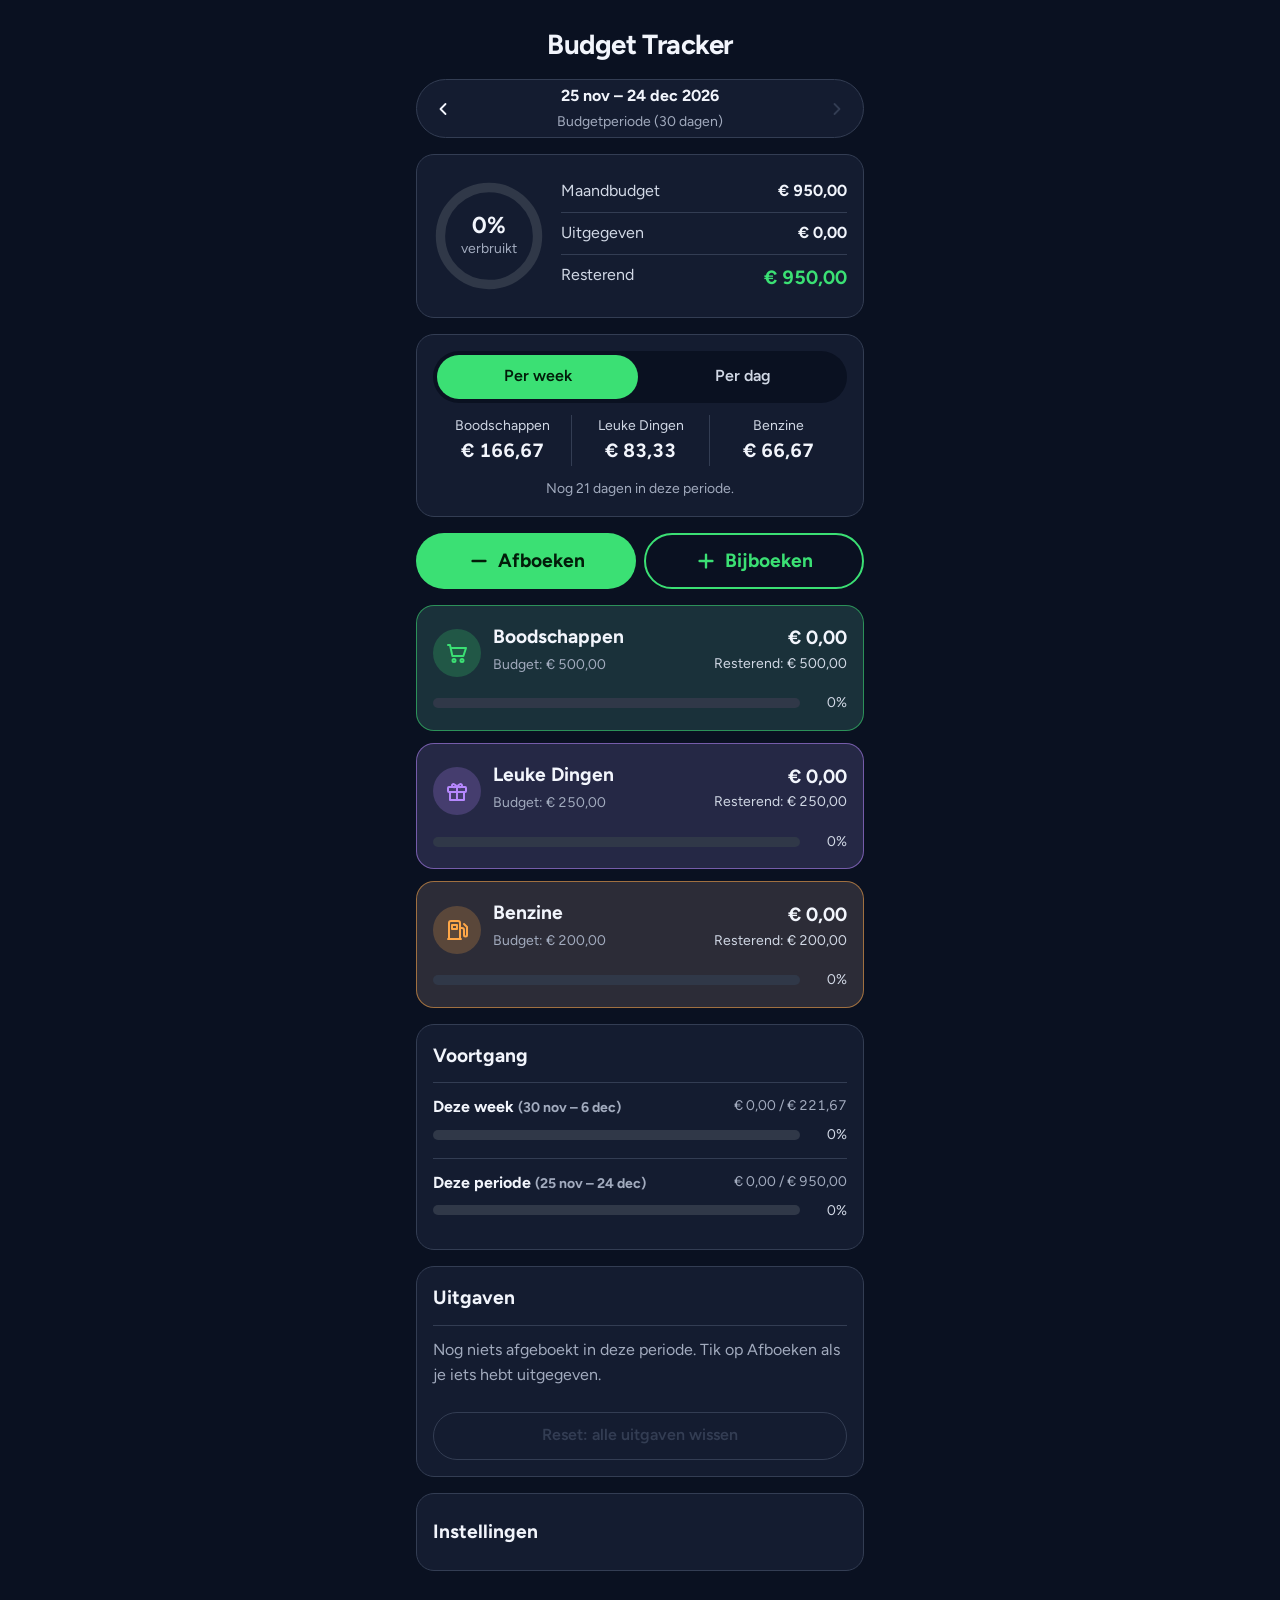
<file: index.html>
<!doctype html>
<html lang="nl">
<head>
<meta charset="utf-8">
<meta name="viewport" content="width=device-width, initial-scale=1, viewport-fit=cover">
<meta name="theme-color" content="#151a2b">
<title>Budget Tracker</title>
<link rel="apple-touch-icon" href="icons/apple-touch-icon.png">
<link rel="icon" type="image/png" sizes="32x32" href="icons/favicon-32.png">
<link rel="manifest" href="manifest.webmanifest">
<meta name="apple-mobile-web-app-capable" content="yes">
<meta name="mobile-web-app-capable" content="yes">
<meta name="apple-mobile-web-app-title" content="Budget">
<meta name="description" content="Eenvoudige budget tracker voor boodschappen, leuke dingen en benzine.">
<link rel="preconnect" href="https://fonts.googleapis.com">
<link rel="preconnect" href="https://fonts.gstatic.com" crossorigin>
<link href="https://fonts.googleapis.com/css2?family=Figtree:wght@400;600;700&display=swap" rel="stylesheet">
<style>
:root {
  --space-3xs: 2px; --space-2xs: 4px; --space-xs: 8px; --space-sm: 12px; --space-md: 16px; --space-lg: 24px; --space-xl: 40px; --space-2xl: 64px; --space-3xl: 96px; --space-4xl: 144px;
  --text-xs: 0.75rem; --text-sm: 0.875rem; --text-md: 1rem; --text-lg: 1.2rem; --text-xl: 1.44rem; --text-2xl: 1.728rem; --text-3xl: 2.074rem;
  --text-display-s: 1.44rem; --text-display: 1.728rem; --text-section: 1.2rem; --text-title: 1rem; --text-lead: 1rem;
  --ease-out: cubic-bezier(0.16, 1, 0.3, 1); --ease-in: cubic-bezier(0.7, 0, 0.84, 0); --ease-in-out: cubic-bezier(0.65, 0, 0.35, 1);
  --dur-micro: 120ms; --dur-short: 220ms; --dur-long: 420ms;
  --color-error: oklch(52% 0.19 27); --color-success: oklch(50% 0.12 150);
  --container: 1440px; --gutter: 64px; --gap-columns: 32px; --section-gap-s: 120px; --section-gap: 144px; --section-gap-l: 176px;
  --z-base: 1; --z-raised: 10; --z-dropdown: 100; --z-sticky: 200; --z-sticky-nav: 300; --z-modal: 400; --z-toast: 500; --z-tooltip: 600;
  --color-paper: oklch(18% 0.035 265); --color-paper-2: oklch(23% 0.04 265); --color-paper-3: oklch(30% 0.04 265);
  --color-ink: oklch(97% 0.01 265); --color-ink-2: oklch(88% 0.02 265); --color-muted: oklch(74% 0.03 265);
  --color-rule: oklch(36% 0.04 265); --color-track: oklch(34% 0.03 265);
  --color-cat-1: oklch(80% 0.2 150); --color-cat-2: oklch(72% 0.17 300); --color-cat-3: oklch(80% 0.15 65); --color-warn: oklch(72% 0.18 30);
  --color-accent: oklch(80% 0.2 150); --color-accent-ink: oklch(20% 0.05 150); --color-focus: oklch(90% 0.12 150);
  --font-display: "Figtree", ui-sans-serif, system-ui, sans-serif; --font-body: "Figtree", ui-sans-serif, system-ui, sans-serif; --font-outlier: var(--font-body);
  --radius-card: 18px; --radius-control: 12px; --radius-pill: 999px; --rule-hair: 1px; --shadow-card: none;
  --tracking-display: -0.02em;
}

*, *::before, *::after { box-sizing: border-box; }
html, body { overflow-x: clip; }
html { scrollbar-color: var(--color-muted) var(--color-paper); scroll-padding-top: var(--space-3xl); }
body { margin: 0; background: var(--color-paper); color: var(--color-ink); font-family: var(--font-body); font-size: var(--text-md); line-height: 1.55; -webkit-font-smoothing: antialiased; caret-color: var(--color-accent); }
::selection { background: color-mix(in oklab, var(--color-accent) 22%, transparent); color: var(--color-ink); }
:focus-visible { outline: 2px solid var(--color-focus); outline-offset: 2px; }
a { color: inherit; text-decoration-thickness: 1px; text-underline-offset: 0.16em; }
h1, h2, h3 { margin: 0; font-family: var(--font-display); font-synthesis: none; overflow-wrap: break-word; min-width: 0; text-wrap: balance; }
p { margin: 0; text-wrap: pretty; }
p:not([class]) { max-width: 65ch; }
img, video { max-width: 100%; height: auto; display: block; }
svg { display: block; }
[hidden] { display: none !important; }
button, input, select, textarea { font: inherit; }
.container { width: 100%; max-width: var(--container); margin-inline: auto; padding-inline: var(--gutter); box-sizing: border-box; }
.num, .figure, td.num { font-variant-numeric: tabular-nums; }
.visually-hidden { position: absolute; width: 1px; height: 1px; overflow: hidden; clip-path: inset(50%); white-space: nowrap; }
[data-slot] { position: relative; overflow: hidden; background: linear-gradient(160deg, var(--color-paper-2, var(--color-paper)), var(--color-paper-3, var(--color-paper))); }
[data-slot] > img { position: absolute; inset: 0; width: 100%; height: 100%; object-fit: cover; z-index: 1; }
[data-slot]:has(> img) > :not(img):not([data-keep]) { display: none !important; }
@media (max-width: 60rem) { :root { --gutter: 24px; --section-gap-s: 80px; --section-gap: 96px; --section-gap-l: 120px; } }
@media (max-width: 40rem) { :root { --gutter: 16px; --section-gap-s: 56px; --section-gap: 72px; --section-gap-l: 96px; --gap-columns: 16px; } }
@media (prefers-reduced-motion: reduce) { *:not(.keep-motion), *:not(.keep-motion)::before, *:not(.keep-motion)::after { animation-duration: 0.01ms !important; animation-iteration-count: 1 !important; transition-duration: 0.01ms !important; scroll-behavior: auto !important; } }

/* Hallmark · shape: app screen · genre: atmospheric · theme: custom (after the owner's reference image)
 * paper: oklch(18% 0.035 265) · accent: oklch(80% 0.2 150) · display: Figtree · body: Figtree
 * nav: none, one screen with a period switcher · signature: the three envelopes, each with its own bar · states: empty, full, over budget
 * axes: night/sans/green · posture: single column, phone first · contrast: pass · v2.0.0 */
/* Hallmark · pre-emit critique: P4 H4 E4 S4 R3 V4 · weakest: R, the reference fixes the look, so the craft goes into states and numbers */
/* Hallmark · waive F5 · .cat-icon · the round category coins are in the owner's reference image */
/* Hallmark · waive F7 · .bar-track, .period, .tabs · bars and switchers are pill-shaped in the owner's reference */

body {
  background: var(--color-paper);
  min-height: 100dvh;
}

.app {
  max-width: 30rem;
  margin-inline: auto;
  padding: var(--space-md) var(--space-md) var(--space-2xl);
  display: grid;
  gap: var(--space-md);
}

/* top */
.top { display: grid; gap: var(--space-sm); justify-items: center; padding-top: var(--space-xs); }
.top h1 { font-size: var(--text-2xl); font-weight: 700; letter-spacing: var(--tracking-display); }
.period {
  display: grid;
  grid-template-columns: 44px minmax(0, 1fr) 44px;
  align-items: center;
  width: 100%;
  background: var(--color-paper-2);
  border: 1px solid var(--color-rule);
  border-radius: var(--radius-pill);
  padding: var(--space-2xs);
  text-align: center;
}
.period strong { display: block; font-size: var(--text-md); }
.period span { font-size: var(--text-sm); color: var(--color-muted); }

.icon-btn {
  width: 44px; height: 44px;
  display: grid; place-items: center;
  border: 0; border-radius: var(--radius-pill);
  background: transparent; color: var(--color-ink);
  cursor: pointer;
  transition: background-color var(--dur-micro) var(--ease-out), opacity var(--dur-micro);
}
.icon-btn:hover { background: var(--color-paper-3); }
.icon-btn:active { transform: scale(0.94); }
.icon-btn:disabled { color: var(--color-rule); cursor: not-allowed; background: transparent; }
.icon-btn svg { width: 20px; height: 20px; }

/* panel */
.panel {
  background: var(--color-paper-2);
  color: var(--color-ink);
  border: 1px solid var(--color-rule);
  border-radius: var(--radius-card);
  padding: var(--space-md);
}

/* summary */
.summary { display: grid; grid-template-columns: 112px minmax(0, 1fr); gap: var(--space-md); align-items: center; }
.ring { position: relative; width: 112px; height: 112px; }
.ring svg { width: 100%; height: 100%; transform: rotate(-90deg); }
.ring circle { fill: none; stroke-width: 10; }
.ring .track { stroke: var(--color-track); }
.ring .fill { stroke: var(--color-accent); stroke-linecap: round; transition: stroke-dashoffset var(--dur-long) var(--ease-out); }
.ring.over .fill { stroke: var(--color-warn); }
.ring-label { position: absolute; inset: 0; display: grid; place-content: center; text-align: center; }
.ring-label strong { font-size: var(--text-xl); line-height: 1.1; }
.ring-label span { font-size: var(--text-sm); color: var(--color-muted); }

.totals { display: grid; margin: 0; }
.totals div { display: flex; justify-content: space-between; gap: var(--space-xs); padding-block: var(--space-xs); border-bottom: 1px solid var(--color-rule); }
.totals div:last-child { border-bottom: 0; }
.totals dt { color: var(--color-ink-2); }
.totals dd { margin: 0; font-weight: 700; }
.totals .left dd { color: var(--color-accent); font-size: var(--text-lg); }
.totals .left.over dd { color: var(--color-warn); }

/* envelopes, the signature */
.cats { display: grid; gap: var(--space-sm); list-style: none; margin: 0; padding: 0; }
.cat {
  --c: var(--color-cat-1);
  display: grid;
  grid-template-columns: 48px minmax(0, 1fr) auto;
  gap: var(--space-xs) var(--space-sm);
  align-items: center;
  background: color-mix(in oklab, var(--c) 12%, var(--color-paper-2));
  border: 1px solid color-mix(in oklab, var(--c) 55%, transparent);
  border-radius: var(--radius-card);
  padding: var(--space-md);
}
.cat[data-cat="leuk"] { --c: var(--color-cat-2); }
.cat[data-cat="benzine"] { --c: var(--color-cat-3); }
.cat-icon {
  width: 48px; height: 48px; border-radius: var(--radius-pill);
  display: grid; place-items: center;
  background: color-mix(in oklab, var(--c) 22%, transparent);
  color: var(--c);
  grid-row: span 2;
}
.cat-icon svg { width: 24px; height: 24px; }
.cat h2 { font-size: var(--text-lg); font-weight: 700; overflow-wrap: normal; white-space: nowrap; overflow: hidden; text-overflow: ellipsis; }
.cat .budget, .cat .rest { white-space: nowrap; }
@media (max-width: 24rem) { .cat { grid-template-columns: 40px minmax(0, 1fr) auto; padding: var(--space-sm); } .cat-icon { width: 40px; height: 40px; } .cat h2 { font-size: var(--text-md); } .cat .spent { font-size: var(--text-md); } .cat .rest, .cat .budget { font-size: var(--text-xs); } }
.cat .budget { font-size: var(--text-sm); color: var(--color-muted); }
.cat .spent { text-align: right; font-weight: 700; font-size: var(--text-lg); }
.cat .rest { text-align: right; font-size: var(--text-sm); color: var(--color-ink-2); }
.cat .rest.over { color: var(--color-warn); }
.bar { grid-column: 1 / -1; display: grid; grid-template-columns: minmax(0, 1fr) 3.5ch; gap: var(--space-sm); align-items: center; }
.bar-track { height: 10px; border-radius: var(--radius-pill); background: var(--color-track); overflow: hidden; }
.bar-fill { height: 100%; width: 100%; border-radius: inherit; background: var(--c); transform-origin: left; transform: scaleX(0); transition: transform var(--dur-long) var(--ease-out); }
.bar-fill.over { background: var(--color-warn); }
.bar .pct { font-size: var(--text-sm); color: var(--color-ink-2); text-align: right; }

/* per week / per dag */
.tabs { display: grid; grid-template-columns: 1fr 1fr; gap: var(--space-2xs); background: var(--color-paper); border-radius: var(--radius-pill); padding: var(--space-2xs); }
.tab {
  min-height: 44px; border: 0; border-radius: var(--radius-pill);
  background: transparent; color: var(--color-ink-2); font-weight: 600; cursor: pointer;
  transition: background-color var(--dur-micro) var(--ease-out), color var(--dur-micro);
}
.tab:hover { color: var(--color-ink); }
.tab[aria-selected="true"] { background: var(--color-accent); color: var(--color-accent-ink); }
.allow-note { font-size: var(--text-sm); color: var(--color-muted); margin-top: var(--space-sm); text-align: center; }
.allow { display: grid; grid-template-columns: repeat(3, minmax(0, 1fr)); margin: var(--space-sm) 0 0; padding: 0; list-style: none; }
.allow li { text-align: center; padding-inline: var(--space-2xs); border-left: 1px solid var(--color-rule); }
.allow li:first-child { border-left: 0; }
.allow span { display: block; font-size: var(--text-sm); color: var(--color-ink-2); }
.allow strong { font-size: var(--text-lg); }

/* afboeken */
.primary {
  width: 100%; min-height: 56px;
  display: inline-flex; align-items: center; justify-content: center; gap: var(--space-xs);
  border: 0; border-radius: var(--radius-pill);
  background: var(--color-accent); color: var(--color-accent-ink);
  font-size: var(--text-lg); font-weight: 700; cursor: pointer;
  transition: filter var(--dur-micro) var(--ease-out), transform var(--dur-micro) var(--ease-out);
}
.primary:hover { filter: brightness(1.08); }
.primary:active { transform: scale(0.98); }
.primary:disabled { background: var(--color-paper-3); color: var(--color-muted); cursor: not-allowed; }
.primary svg { width: 22px; height: 22px; }

.actions { display: grid; grid-template-columns: minmax(0, 1fr) minmax(0, 1fr); gap: var(--space-xs); }
.secondary {
  min-height: 56px;
  display: inline-flex; align-items: center; justify-content: center; gap: var(--space-xs);
  border: 2px solid var(--color-accent); border-radius: var(--radius-pill);
  background: transparent; color: var(--color-accent);
  font-size: var(--text-lg); font-weight: 700; cursor: pointer;
  transition: background-color var(--dur-micro) var(--ease-out), transform var(--dur-micro) var(--ease-out);
}
.secondary:hover { background: color-mix(in oklab, var(--color-accent) 12%, transparent); }
.secondary:active { transform: scale(0.98); }
.secondary svg { width: 22px; height: 22px; }
.book-hint { font-size: var(--text-sm); color: var(--color-muted); }
.item .amt.plus { color: var(--color-accent); }
.reset { width: 100%; margin-top: var(--space-sm); color: var(--color-warn); border-color: color-mix(in oklab, var(--color-warn) 45%, transparent); }
.reset:hover { background: color-mix(in oklab, var(--color-warn) 12%, transparent); }
.reset:disabled { color: var(--color-rule); border-color: var(--color-rule); background: transparent; cursor: not-allowed; }
.book { display: grid; gap: var(--space-sm); }
.book h2 { font-size: var(--text-lg); font-weight: 700; }
.field { display: grid; gap: var(--space-2xs); }
.field label, .field legend { font-size: var(--text-sm); color: var(--color-ink-2); padding: 0; }
fieldset.field { border: 0; margin: 0; padding: 0; }
.input {
  min-height: 48px; padding: 0 var(--space-sm);
  border-radius: var(--radius-control);
  border: 1px solid var(--color-rule);
  background: var(--color-paper); color: var(--color-ink);
  font-size: var(--text-lg);
  transition: border-color var(--dur-micro);
}
.input:hover { border-color: var(--color-muted); }
.input:focus-visible { outline: 2px solid var(--color-focus); outline-offset: 1px; border-color: var(--color-accent); }
.input[aria-invalid="true"] { border-color: var(--color-warn); }
.input::placeholder { color: var(--color-muted); }
.error { font-size: var(--text-sm); color: var(--color-warn); min-height: 1.2em; }
.choices { display: grid; grid-template-columns: repeat(3, minmax(0, 1fr)); gap: var(--space-xs); }
.choice { position: relative; }
.choice input { position: absolute; opacity: 0; inset: 0; margin: 0; cursor: pointer; }
.choice span {
  display: grid; place-items: center; min-height: 48px; padding: var(--space-2xs);
  border-radius: var(--radius-control); border: 1px solid var(--color-rule);
  background: var(--color-paper); font-size: var(--text-sm); font-weight: 600; text-align: center;
  transition: border-color var(--dur-micro), background-color var(--dur-micro);
}
.choice:hover span { border-color: var(--color-muted); }
.choice input:checked + span { border-color: var(--c); background: color-mix(in oklab, var(--c) 18%, var(--color-paper)); color: var(--color-ink); }
.choice input:focus-visible + span { outline: 2px solid var(--color-focus); outline-offset: 2px; }
.choice[data-cat="boodschappen"] { --c: var(--color-cat-1); }
.choice[data-cat="leuk"] { --c: var(--color-cat-2); }
.choice[data-cat="benzine"] { --c: var(--color-cat-3); }
.row { display: flex; gap: var(--space-xs); }
.ghost {
  min-height: 48px; padding: 0 var(--space-md);
  border-radius: var(--radius-pill); border: 1px solid var(--color-rule);
  background: transparent; color: var(--color-ink); font-weight: 600; cursor: pointer;
  transition: background-color var(--dur-micro), border-color var(--dur-micro);
}
.ghost:hover { background: var(--color-paper-3); }
.ghost:active { transform: scale(0.98); }
.row .primary { flex: 1; min-height: 48px; font-size: var(--text-md); }

/* voortgang */
.progress h2, .list h2 { font-size: var(--text-lg); font-weight: 700; margin-bottom: var(--space-sm); }
.prog { display: grid; gap: var(--space-2xs); padding-block: var(--space-sm); border-top: 1px solid var(--color-rule); }
.prog-head { display: flex; justify-content: space-between; gap: var(--space-xs); flex-wrap: wrap; }
.prog-head span { color: var(--color-muted); font-size: var(--text-sm); }
.prog .bar { --c: var(--color-accent); }
.prog.week .bar { --c: var(--color-cat-3); }

/* uitgaven */
.items { list-style: none; margin: 0; padding: 0; }
.item { display: grid; grid-template-columns: 10px minmax(0, 1fr) auto 44px; gap: var(--space-sm); align-items: center; padding-block: var(--space-xs); border-top: 1px solid var(--color-rule); }
.item .swatch { width: 10px; height: 10px; border-radius: var(--radius-pill); background: var(--c); }
.item[data-cat="boodschappen"] { --c: var(--color-cat-1); }
.item[data-cat="leuk"] { --c: var(--color-cat-2); }
.item[data-cat="benzine"] { --c: var(--color-cat-3); }
.item .what { min-width: 0; overflow-wrap: anywhere; }
.item .what span { display: block; font-size: var(--text-sm); color: var(--color-muted); }
.item .amt { font-weight: 700; }
.empty { color: var(--color-muted); padding-block: var(--space-sm); border-top: 1px solid var(--color-rule); }

/* instellingen */
details.settings summary { cursor: pointer; font-weight: 700; font-size: var(--text-lg); min-height: 44px; display: flex; align-items: center; }
details.settings summary:focus-visible { outline: 2px solid var(--color-focus); outline-offset: 2px; border-radius: var(--radius-control); }
.settings-grid { display: grid; gap: var(--space-sm); margin-top: var(--space-sm); }

.toast {
  position: fixed; left: 50%; bottom: var(--space-lg); z-index: var(--z-toast);
  translate: -50% 0;
  display: flex; gap: var(--space-sm); align-items: center;
  background: var(--color-paper-3); color: var(--color-ink);
  border: 1px solid var(--color-rule); border-radius: var(--radius-pill);
  padding: var(--space-xs) var(--space-xs) var(--space-xs) var(--space-md);
}
.toast button { min-height: 40px; border: 0; border-radius: var(--radius-pill); background: var(--color-ink); color: var(--color-paper); padding: 0 var(--space-md); font-weight: 700; cursor: pointer; }
.toast button:hover { background: var(--color-ink-2); }

</style>
</head>
<body>
<main class="app">

  <header class="top">
    <h1>Budget Tracker</h1>
    <div class="period">
      <button class="icon-btn" id="prev" type="button" aria-label="Vorige periode">
        <svg aria-hidden="true" viewBox="0 0 24 24" fill="none" stroke="currentColor" stroke-width="2.2" stroke-linecap="round" stroke-linejoin="round"><path d="M15 18l-6-6 6-6"/></svg>
      </button>
      <div>
        <strong id="periodLabel">Deze periode</strong>
        <span id="periodSub">Budgetperiode</span>
      </div>
      <button class="icon-btn" id="next" type="button" aria-label="Volgende periode">
        <svg aria-hidden="true" viewBox="0 0 24 24" fill="none" stroke="currentColor" stroke-width="2.2" stroke-linecap="round" stroke-linejoin="round"><path d="M9 18l6-6-6-6"/></svg>
      </button>
    </div>
  </header>

  <section class="panel summary" aria-label="Samenvatting">
    <div class="ring" id="ring">
      <svg viewBox="0 0 120 120" aria-hidden="true">
        <circle class="track" cx="60" cy="60" r="52"/>
        <circle class="fill" id="ringFill" cx="60" cy="60" r="52" stroke-dasharray="326.73" stroke-dashoffset="326.73"/>
      </svg>
      <div class="ring-label"><strong class="num" id="ringPct">0%</strong><span>verbruikt</span></div>
    </div>
    <dl class="totals">
      <div><dt>Maandbudget</dt><dd class="num" id="tBudget">€ 950,00</dd></div>
      <div><dt>Uitgegeven</dt><dd class="num" id="tSpent">€ 0,00</dd></div>
      <div class="left" id="tLeftRow"><dt>Resterend</dt><dd class="num" id="tLeft">€ 950,00</dd></div>
    </dl>
  </section>

  <section class="panel" aria-label="Wat je nog kunt uitgeven">
    <div class="tabs" role="tablist">
      <button class="tab" role="tab" id="tabWeek" aria-selected="true" type="button">Per week</button>
      <button class="tab" role="tab" id="tabDay" aria-selected="false" type="button">Per dag</button>
    </div>
    <ul class="allow" id="allow"></ul>
    <p class="allow-note" id="allowNote">Wat je nog kunt uitgeven tot het eind van de periode.</p>
  </section>

  <div class="actions" id="actions">
    <button class="primary" id="openBook" type="button" aria-expanded="false" aria-controls="book">
      <svg aria-hidden="true" viewBox="0 0 24 24" fill="none" stroke="currentColor" stroke-width="2.6" stroke-linecap="round"><path d="M5 12h14"/></svg>
      Afboeken
    </button>
    <button class="secondary" id="openBij" type="button" aria-expanded="false" aria-controls="book">
      <svg aria-hidden="true" viewBox="0 0 24 24" fill="none" stroke="currentColor" stroke-width="2.6" stroke-linecap="round"><path d="M12 5v14M5 12h14"/></svg>
      Bijboeken
    </button>
  </div>

  <form class="panel book" id="book" hidden novalidate>
    <h2 id="bookTitle">Uitgave afboeken</h2>
    <p class="book-hint" id="bookHint" hidden>Geld terug of extra erbij: dit komt bij het resterende bedrag van de categorie.</p>
    <div class="field">
      <label for="amount">Bedrag (€)</label>
      <input class="input num" id="amount" inputmode="decimal" autocomplete="off" placeholder="0,00" aria-describedby="amountErr">
      <p class="error" id="amountErr" aria-live="polite"></p>
    </div>
    <fieldset class="field">
      <legend>Categorie</legend>
      <div class="choices" id="choices"></div>
    </fieldset>
    <div class="field">
      <label for="note">Omschrijving (mag leeg)</label>
      <input class="input" id="note" autocomplete="off" placeholder="bv. Albert Heijn">
    </div>
    <div class="field">
      <label for="date">Datum</label>
      <input class="input" id="date" type="date">
    </div>
    <div class="row">
      <button class="ghost" type="button" id="cancelBook">Annuleren</button>
      <button class="primary" type="submit">Opslaan</button>
    </div>
  </form>

  <ul class="cats" id="cats" aria-label="Categorieën"></ul>

  <section class="panel progress" aria-label="Voortgang">
    <h2>Voortgang</h2>
    <div class="prog week">
      <div class="prog-head"><strong>Deze week <span id="weekRange"></span></strong><span class="num" id="weekNums"></span></div>
      <div class="bar"><div class="bar-track"><div class="bar-fill" id="weekBar"></div></div><span class="pct num" id="weekPct">0%</span></div>
    </div>
    <div class="prog">
      <div class="prog-head"><strong>Deze periode <span id="monthRange"></span></strong><span class="num" id="monthNums"></span></div>
      <div class="bar"><div class="bar-track"><div class="bar-fill" id="monthBar"></div></div><span class="pct num" id="monthPct">0%</span></div>
    </div>
  </section>

  <section class="panel list" aria-label="Uitgaven">
    <h2>Uitgaven</h2>
    <ul class="items" id="items"></ul>
    <p class="empty" id="empty">Nog niets afgeboekt in deze periode. Tik op Afboeken als je iets hebt uitgegeven.</p>
    <button class="ghost reset" id="reset" type="button">Reset: alle uitgaven wissen</button>
  </section>

  <details class="panel settings">
    <summary>Instellingen</summary>
    <form class="settings-grid" id="settings">
      <div class="field"><label for="bBood">Budget boodschappen (€)</label><input class="input num" id="bBood" inputmode="decimal"></div>
      <div class="field"><label for="bLeuk">Budget leuke dingen (€)</label><input class="input num" id="bLeuk" inputmode="decimal"></div>
      <div class="field"><label for="bBenz">Budget benzine (€)</label><input class="input num" id="bBenz" inputmode="decimal"></div>
      <div class="field"><label for="startDay">Periode begint op dag</label><input class="input num" id="startDay" type="number" min="1" max="28"></div>
      <button class="primary" type="submit">Bewaren</button>
    </form>
  </details>

</main>

<div class="toast" id="toast" role="status" hidden><span id="toastText"></span><button type="button" id="undo">Ongedaan maken</button></div>

<script>
(() => {
  const KEY = 'budget-tracker-v1';
  const CATS = [
    { id: 'boodschappen', name: 'Boodschappen', icon: '<path d="M3 4h2l2.4 11h11L21 7H6.2"/><circle cx="9" cy="19.5" r="1.5"/><circle cx="17" cy="19.5" r="1.5"/>' },
    { id: 'leuk', name: 'Leuke Dingen', icon: '<rect x="3" y="8" width="18" height="5" rx="1"/><path d="M5 13v8h14v-8M12 8v13M12 8c-1.5-3-5-4-5-1.5S10 8 12 8zm0 0c1.5-3 5-4 5-1.5S14 8 12 8z"/>' },
    { id: 'benzine', name: 'Benzine', icon: '<path d="M4 21V5a2 2 0 0 1 2-2h7a2 2 0 0 1 2 2v16M3 21h13M7 7h5v4H7zM15 10h2a2 2 0 0 1 2 2v5a1.5 1.5 0 0 0 3 0V9l-3-3"/>' },
  ];

  const load = () => {
    try { const d = JSON.parse(localStorage.getItem(KEY)); if (d && d.budgets) return d; } catch (e) {}
    return { budgets: { boodschappen: 500, leuk: 250, benzine: 200 }, startDay: 25, items: [] };
  };
  let state = load();
  const save = () => { try { localStorage.setItem(KEY, JSON.stringify(state)); } catch (e) {} };

  const $ = (id) => document.getElementById(id);
  const eur = new Intl.NumberFormat('nl-NL', { style: 'currency', currency: 'EUR' });
  const money = (n) => eur.format(n).replace(/ /g, ' ');
  const dShort = new Intl.DateTimeFormat('nl-NL', { day: 'numeric', month: 'short' });
  const dLong = new Intl.DateTimeFormat('nl-NL', { day: 'numeric', month: 'short', year: 'numeric' });
  const iso = (d) => `${d.getFullYear()}-${String(d.getMonth() + 1).padStart(2, '0')}-${String(d.getDate()).padStart(2, '0')}`;
  const parseIso = (s) => { const [y, m, d] = s.split('-').map(Number); return new Date(y, m - 1, d); };
  const DAY = 86400000;
  const today = () => { const t = new Date(); return new Date(t.getFullYear(), t.getMonth(), t.getDate()); };

  let offset = 0; // 0 = huidige periode
  let mode = 'week';

  function periodOf(o) {
    const t = today(), sd = state.startDay;
    let start = new Date(t.getFullYear(), t.getMonth() - (t.getDate() < sd ? 1 : 0), sd);
    start = new Date(start.getFullYear(), start.getMonth() + o, sd);
    const end = new Date(start.getFullYear(), start.getMonth() + 1, sd - 1);
    const days = Math.round((end - start) / DAY) + 1;
    return { start, end, days };
  }
  const inRange = (s, a, b) => { const d = parseIso(s); return d >= a && d <= b; };
  const total = () => CATS.reduce((s, c) => s + (state.budgets[c.id] || 0), 0);
  const pct = (a, b) => (b > 0 ? Math.max(0, Math.round((a / b) * 100)) : 0);

  function bar(el, p) {
    el.style.transform = `scaleX(${Math.min(p, 100) / 100})`;
    el.classList.toggle('over', p > 100);
  }

  function render() {
    const P = periodOf(offset);
    const items = state.items.filter((i) => inRange(i.date, P.start, P.end));
    const spentBy = Object.fromEntries(CATS.map((c) => [c.id, 0]));
    items.forEach((i) => { spentBy[i.cat] = (spentBy[i.cat] || 0) + i.amount; });
    const budget = total();
    const spent = Object.values(spentBy).reduce((a, b) => a + b, 0);
    const left = budget - spent;
    const p = pct(spent, budget);

    $('periodLabel').textContent = `${dShort.format(P.start)} – ${dLong.format(P.end)}`;
    $('periodSub').textContent = offset === 0 ? `Budgetperiode (${P.days} dagen)` : offset < 0 ? 'Eerdere periode' : 'Volgende periode';
    $('next').disabled = offset >= 0;

    $('ringFill').style.strokeDashoffset = 326.73 * (1 - Math.min(p, 100) / 100);
    $('ring').classList.toggle('over', p > 100);
    $('ringPct').textContent = `${p}%`;
    $('tBudget').textContent = money(budget);
    $('tSpent').textContent = money(spent);
    $('tLeft').textContent = money(left);
    $('tLeftRow').classList.toggle('over', left < 0);

    $('cats').innerHTML = CATS.map((c) => {
      const b = state.budgets[c.id] || 0, s = spentBy[c.id], r = b - s, cp = pct(s, b);
      return `<li class="cat" data-cat="${c.id}">
        <span class="cat-icon"><svg viewBox="0 0 24 24" fill="none" stroke="currentColor" stroke-width="2" stroke-linecap="round" stroke-linejoin="round" aria-hidden="true">${c.icon}</svg></span>
        <div><h2>${c.name}</h2><span class="budget num">Budget: ${money(b)}</span></div>
        <div><div class="spent num">${money(s)}</div><div class="rest num${r < 0 ? ' over' : ''}">${r < 0 ? 'Te veel' : 'Resterend'}: ${money(Math.abs(r))}</div></div>
        <div class="bar"><div class="bar-track"><div class="bar-fill${cp > 100 ? ' over' : ''}" style="transform:scaleX(${Math.min(cp, 100) / 100})"></div></div><span class="pct num">${cp}%</span></div>
      </li>`;
    }).join('');

    // per week / per dag: wat er nog over is, verdeeld over de resterende dagen
    const t = today();
    const daysLeft = offset === 0 ? Math.max(1, Math.round((P.end - t) / DAY) + 1) : P.days;
    const factor = mode === 'week' ? Math.min(7, daysLeft) / daysLeft : 1 / daysLeft;
    $('allow').innerHTML = CATS.map((c) => {
      const r = Math.max(0, (state.budgets[c.id] || 0) - spentBy[c.id]);
      return `<li class="num"><span>${c.name}</span><strong>${money(r * factor)}</strong></li>`;
    }).join('');
    $('allowNote').textContent = offset === 0
      ? `Nog ${daysLeft} ${daysLeft === 1 ? 'dag' : 'dagen'} in deze periode.`
      : 'Verdeeld over de hele periode.';

    // voortgang
    const ref = offset === 0 ? t : P.start;
    const wStart = new Date(ref.getTime() - ((ref.getDay() + 6) % 7) * DAY);
    const wEnd = new Date(wStart.getTime() + 6 * DAY);
    const wSpent = state.items.filter((i) => inRange(i.date, wStart, wEnd)).reduce((a, i) => a + i.amount, 0);
    const wBudget = (budget / P.days) * 7;
    const wp = pct(wSpent, wBudget);
    $('weekRange').textContent = `(${dShort.format(wStart)} – ${dShort.format(wEnd)})`;
    $('weekNums').textContent = `${money(wSpent)} / ${money(wBudget)}`;
    $('weekPct').textContent = `${wp}%`; bar($('weekBar'), wp);
    $('monthRange').textContent = `(${dShort.format(P.start)} – ${dShort.format(P.end)})`;
    $('monthNums').textContent = `${money(spent)} / ${money(budget)}`;
    $('monthPct').textContent = `${p}%`; bar($('monthBar'), p);

    // lijst
    const sorted = [...items].sort((a, b) => b.date.localeCompare(a.date) || b.id - a.id);
    $('items').innerHTML = sorted.map((i) => {
      const c = CATS.find((x) => x.id === i.cat);
      const label = i.note ? escapeHtml(i.note) : c.name;
      return `<li class="item" data-cat="${i.cat}"><span class="swatch" aria-hidden="true"></span>
        <div class="what">${label}<span>${c.name}, ${dShort.format(parseIso(i.date))}</span></div>
        <span class="amt num${i.amount < 0 ? ' plus' : ''}">${i.amount < 0 ? '+ ' + money(-i.amount) : money(i.amount)}</span>
        <button class="icon-btn" type="button" data-del="${i.id}" aria-label="Verwijder ${label} ${money(Math.abs(i.amount))}">
          <svg viewBox="0 0 24 24" fill="none" stroke="currentColor" stroke-width="2" stroke-linecap="round" aria-hidden="true"><path d="M4 7h16M9 7V4h6v3M6 7l1 13h10l1-13"/></svg>
        </button></li>`;
    }).join('');
    $('empty').hidden = sorted.length > 0;
    $('reset').disabled = state.items.length === 0;
  }

  function escapeHtml(s) { return s.replace(/[&<>"']/g, (m) => ({ '&': '&amp;', '<': '&lt;', '>': '&gt;', '"': '&quot;', "'": '&#39;' }[m])); }
  const num = (s) => {
    let t = String(s).replace(/[\s€]/g, '');
    if (t.includes(',')) t = t.replace(/\./g, '').replace(',', '.');
    const n = parseFloat(t);
    return Number.isFinite(n) ? n : NaN;
  };

  // periode wisselen
  $('prev').addEventListener('click', () => { offset--; render(); });
  $('next').addEventListener('click', () => { if (offset < 0) { offset++; render(); } });

  // tabs
  const setMode = (m) => {
    mode = m;
    $('tabWeek').setAttribute('aria-selected', m === 'week');
    $('tabDay').setAttribute('aria-selected', m === 'dag');
    render();
  };
  $('tabWeek').addEventListener('click', () => setMode('week'));
  $('tabDay').addEventListener('click', () => setMode('dag'));

  // afboeken
  $('choices').innerHTML = CATS.map((c, i) => `<label class="choice" data-cat="${c.id}"><input type="radio" name="cat" value="${c.id}"${i === 0 ? ' checked' : ''}><span>${c.name}</span></label>`).join('');
  const book = $('book'), openBtn = $('openBook'), bijBtn = $('openBij');
  let bookMode = 'af';
  const showBook = (show, m) => {
    if (m) bookMode = m;
    book.hidden = !show; $('actions').hidden = show;
    openBtn.setAttribute('aria-expanded', show && bookMode === 'af');
    bijBtn.setAttribute('aria-expanded', show && bookMode === 'bij');
    if (show) {
      $('bookTitle').textContent = bookMode === 'bij' ? 'Bedrag bijboeken' : 'Uitgave afboeken';
      $('bookHint').hidden = bookMode !== 'bij';
      $('note').placeholder = bookMode === 'bij' ? 'bv. statiegeld terug' : 'bv. Albert Heijn';
      $('date').value = iso(today()); $('amount').focus();
    } else {
      book.reset(); $('amountErr').textContent = ''; $('amount').removeAttribute('aria-invalid');
      (bookMode === 'bij' ? bijBtn : openBtn).focus();
    }
  };
  openBtn.addEventListener('click', () => showBook(true, 'af'));
  bijBtn.addEventListener('click', () => showBook(true, 'bij'));
  $('cancelBook').addEventListener('click', () => showBook(false));
  book.addEventListener('submit', (e) => {
    e.preventDefault();
    const amount = Math.round(num($('amount').value) * 100) / 100;
    if (!(amount > 0)) {
      $('amountErr').textContent = 'Vul een bedrag in, bijvoorbeeld 12,50.';
      $('amount').setAttribute('aria-invalid', 'true'); $('amount').focus(); return;
    }
    const cat = book.querySelector('input[name="cat"]:checked').value;
    const bij = bookMode === 'bij';
    state.items.push({ id: Date.now(), amount: bij ? -amount : amount, cat, note: $('note').value.trim(), date: $('date').value || iso(today()) });
    save(); offset = 0; showBook(false); render();
    toast(`${money(amount)} ${bij ? 'bijgeboekt' : 'afgeboekt'}`, null);
  });

  // reset: alle uitgaven wissen, met ongedaan maken
  $('reset').addEventListener('click', () => {
    if (!state.items.length) return;
    const backup = state.items;
    state.items = []; save(); offset = 0; render();
    toast(`${backup.length} ${backup.length === 1 ? 'boeking' : 'boekingen'} gewist`, () => { state.items = backup; save(); render(); });
  });

  // verwijderen met ongedaan maken
  $('items').addEventListener('click', (e) => {
    const b = e.target.closest('[data-del]'); if (!b) return;
    const id = Number(b.dataset.del);
    const idx = state.items.findIndex((i) => i.id === id); if (idx < 0) return;
    const [removed] = state.items.splice(idx, 1);
    save(); render();
    toast(`${money(removed.amount)} verwijderd`, () => { state.items.push(removed); save(); render(); });
  });

  let toastTimer;
  function toast(text, undo) {
    $('toastText').textContent = text;
    $('undo').hidden = !undo;
    $('undo').onclick = () => { if (undo) undo(); $('toast').hidden = true; };
    $('toast').hidden = false;
    clearTimeout(toastTimer);
    toastTimer = setTimeout(() => { $('toast').hidden = true; }, 5000);
  }

  // instellingen
  const fillSettings = () => {
    $('bBood').value = state.budgets.boodschappen; $('bLeuk').value = state.budgets.leuk;
    $('bBenz').value = state.budgets.benzine; $('startDay').value = state.startDay;
  };
  fillSettings();
  $('settings').addEventListener('submit', (e) => {
    e.preventDefault();
    const v = (id, d) => { const n = num($(id).value); return n >= 0 ? n : d; };
    state.budgets = { boodschappen: v('bBood', 500), leuk: v('bLeuk', 250), benzine: v('bBenz', 200) };
    const sd = parseInt($('startDay').value, 10);
    state.startDay = sd >= 1 && sd <= 28 ? sd : state.startDay;
    save(); fillSettings(); offset = 0; render();
    toast('Instellingen bewaard', null);
  });

  render();
})();

</script>
</body>
</html>
</file>
<file: src/style.css>
/* Hallmark · shape: app screen · genre: atmospheric · theme: custom (after the owner's reference image)
 * paper: oklch(18% 0.035 265) · accent: oklch(80% 0.2 150) · display: Figtree · body: Figtree
 * nav: none, one screen with a period switcher · signature: the three envelopes, each with its own bar · states: empty, full, over budget
 * axes: night/sans/green · posture: single column, phone first · contrast: pass · v2.0.0 */
/* Hallmark · pre-emit critique: P4 H4 E4 S4 R3 V4 · weakest: R, the reference fixes the look, so the craft goes into states and numbers */
/* Hallmark · waive F5 · .cat-icon · the round category coins are in the owner's reference image */
/* Hallmark · waive F7 · .bar-track, .period, .tabs · bars and switchers are pill-shaped in the owner's reference */
@import url("./tokens.css");
@import url("./base.css");

body {
  background: var(--color-paper);
  min-height: 100dvh;
}

.app {
  max-width: 30rem;
  margin-inline: auto;
  padding: var(--space-md) var(--space-md) var(--space-2xl);
  display: grid;
  gap: var(--space-md);
}

/* top */
.top { display: grid; gap: var(--space-sm); justify-items: center; padding-top: var(--space-xs); }
.top h1 { font-size: var(--text-2xl); font-weight: 700; letter-spacing: var(--tracking-display); }
.period {
  display: grid;
  grid-template-columns: 44px minmax(0, 1fr) 44px;
  align-items: center;
  width: 100%;
  background: var(--color-paper-2);
  border: 1px solid var(--color-rule);
  border-radius: var(--radius-pill);
  padding: var(--space-2xs);
  text-align: center;
}
.period strong { display: block; font-size: var(--text-md); }
.period span { font-size: var(--text-sm); color: var(--color-muted); }

.icon-btn {
  width: 44px; height: 44px;
  display: grid; place-items: center;
  border: 0; border-radius: var(--radius-pill);
  background: transparent; color: var(--color-ink);
  cursor: pointer;
  transition: background-color var(--dur-micro) var(--ease-out), opacity var(--dur-micro);
}
.icon-btn:hover { background: var(--color-paper-3); }
.icon-btn:active { transform: scale(0.94); }
.icon-btn:disabled { color: var(--color-rule); cursor: not-allowed; background: transparent; }
.icon-btn svg { width: 20px; height: 20px; }

/* panel */
.panel {
  background: var(--color-paper-2);
  color: var(--color-ink);
  border: 1px solid var(--color-rule);
  border-radius: var(--radius-card);
  padding: var(--space-md);
}

/* summary */
.summary { display: grid; grid-template-columns: 112px minmax(0, 1fr); gap: var(--space-md); align-items: center; }
.ring { position: relative; width: 112px; height: 112px; }
.ring svg { width: 100%; height: 100%; transform: rotate(-90deg); }
.ring circle { fill: none; stroke-width: 10; }
.ring .track { stroke: var(--color-track); }
.ring .fill { stroke: var(--color-accent); stroke-linecap: round; transition: stroke-dashoffset var(--dur-long) var(--ease-out); }
.ring.over .fill { stroke: var(--color-warn); }
.ring-label { position: absolute; inset: 0; display: grid; place-content: center; text-align: center; }
.ring-label strong { font-size: var(--text-xl); line-height: 1.1; }
.ring-label span { font-size: var(--text-sm); color: var(--color-muted); }

.totals { display: grid; margin: 0; }
.totals div { display: flex; justify-content: space-between; gap: var(--space-xs); padding-block: var(--space-xs); border-bottom: 1px solid var(--color-rule); }
.totals div:last-child { border-bottom: 0; }
.totals dt { color: var(--color-ink-2); }
.totals dd { margin: 0; font-weight: 700; }
.totals .left dd { color: var(--color-accent); font-size: var(--text-lg); }
.totals .left.over dd { color: var(--color-warn); }

/* envelopes, the signature */
.cats { display: grid; gap: var(--space-sm); list-style: none; margin: 0; padding: 0; }
.cat {
  --c: var(--color-cat-1);
  display: grid;
  grid-template-columns: 48px minmax(0, 1fr) auto;
  gap: var(--space-xs) var(--space-sm);
  align-items: center;
  background: color-mix(in oklab, var(--c) 12%, var(--color-paper-2));
  border: 1px solid color-mix(in oklab, var(--c) 55%, transparent);
  border-radius: var(--radius-card);
  padding: var(--space-md);
}
.cat[data-cat="leuk"] { --c: var(--color-cat-2); }
.cat[data-cat="benzine"] { --c: var(--color-cat-3); }
.cat-icon {
  width: 48px; height: 48px; border-radius: var(--radius-pill);
  display: grid; place-items: center;
  background: color-mix(in oklab, var(--c) 22%, transparent);
  color: var(--c);
  grid-row: span 2;
}
.cat-icon svg { width: 24px; height: 24px; }
.cat h2 { font-size: var(--text-lg); font-weight: 700; overflow-wrap: normal; white-space: nowrap; overflow: hidden; text-overflow: ellipsis; }
.cat .budget, .cat .rest { white-space: nowrap; }
@media (max-width: 24rem) { .cat { grid-template-columns: 40px minmax(0, 1fr) auto; padding: var(--space-sm); } .cat-icon { width: 40px; height: 40px; } .cat h2 { font-size: var(--text-md); } .cat .spent { font-size: var(--text-md); } .cat .rest, .cat .budget { font-size: var(--text-xs); } }
.cat .budget { font-size: var(--text-sm); color: var(--color-muted); }
.cat .spent { text-align: right; font-weight: 700; font-size: var(--text-lg); }
.cat .rest { text-align: right; font-size: var(--text-sm); color: var(--color-ink-2); }
.cat .rest.over { color: var(--color-warn); }
.bar { grid-column: 1 / -1; display: grid; grid-template-columns: minmax(0, 1fr) 3.5ch; gap: var(--space-sm); align-items: center; }
.bar-track { height: 10px; border-radius: var(--radius-pill); background: var(--color-track); overflow: hidden; }
.bar-fill { height: 100%; width: 100%; border-radius: inherit; background: var(--c); transform-origin: left; transform: scaleX(0); transition: transform var(--dur-long) var(--ease-out); }
.bar-fill.over { background: var(--color-warn); }
.bar .pct { font-size: var(--text-sm); color: var(--color-ink-2); text-align: right; }

/* per week / per dag */
.tabs { display: grid; grid-template-columns: 1fr 1fr; gap: var(--space-2xs); background: var(--color-paper); border-radius: var(--radius-pill); padding: var(--space-2xs); }
.tab {
  min-height: 44px; border: 0; border-radius: var(--radius-pill);
  background: transparent; color: var(--color-ink-2); font-weight: 600; cursor: pointer;
  transition: background-color var(--dur-micro) var(--ease-out), color var(--dur-micro);
}
.tab:hover { color: var(--color-ink); }
.tab[aria-selected="true"] { background: var(--color-accent); color: var(--color-accent-ink); }
.allow-note { font-size: var(--text-sm); color: var(--color-muted); margin-top: var(--space-sm); text-align: center; }
.allow { display: grid; grid-template-columns: repeat(3, minmax(0, 1fr)); margin: var(--space-sm) 0 0; padding: 0; list-style: none; }
.allow li { text-align: center; padding-inline: var(--space-2xs); border-left: 1px solid var(--color-rule); }
.allow li:first-child { border-left: 0; }
.allow span { display: block; font-size: var(--text-sm); color: var(--color-ink-2); }
.allow strong { font-size: var(--text-lg); }

/* afboeken */
.primary {
  width: 100%; min-height: 56px;
  display: inline-flex; align-items: center; justify-content: center; gap: var(--space-xs);
  border: 0; border-radius: var(--radius-pill);
  background: var(--color-accent); color: var(--color-accent-ink);
  font-size: var(--text-lg); font-weight: 700; cursor: pointer;
  transition: filter var(--dur-micro) var(--ease-out), transform var(--dur-micro) var(--ease-out);
}
.primary:hover { filter: brightness(1.08); }
.primary:active { transform: scale(0.98); }
.primary:disabled { background: var(--color-paper-3); color: var(--color-muted); cursor: not-allowed; }
.primary svg { width: 22px; height: 22px; }

.actions { display: grid; grid-template-columns: minmax(0, 1fr) minmax(0, 1fr); gap: var(--space-xs); }
.secondary {
  min-height: 56px;
  display: inline-flex; align-items: center; justify-content: center; gap: var(--space-xs);
  border: 2px solid var(--color-accent); border-radius: var(--radius-pill);
  background: transparent; color: var(--color-accent);
  font-size: var(--text-lg); font-weight: 700; cursor: pointer;
  transition: background-color var(--dur-micro) var(--ease-out), transform var(--dur-micro) var(--ease-out);
}
.secondary:hover { background: color-mix(in oklab, var(--color-accent) 12%, transparent); }
.secondary:active { transform: scale(0.98); }
.secondary svg { width: 22px; height: 22px; }
.book-hint { font-size: var(--text-sm); color: var(--color-muted); }
.item .amt.plus { color: var(--color-accent); }
.reset { width: 100%; margin-top: var(--space-sm); color: var(--color-warn); border-color: color-mix(in oklab, var(--color-warn) 45%, transparent); }
.reset:hover { background: color-mix(in oklab, var(--color-warn) 12%, transparent); }
.reset:disabled { color: var(--color-rule); border-color: var(--color-rule); background: transparent; cursor: not-allowed; }
.book { display: grid; gap: var(--space-sm); }
.book h2 { font-size: var(--text-lg); font-weight: 700; }
.field { display: grid; gap: var(--space-2xs); }
.field label, .field legend { font-size: var(--text-sm); color: var(--color-ink-2); padding: 0; }
fieldset.field { border: 0; margin: 0; padding: 0; }
.input {
  min-height: 48px; padding: 0 var(--space-sm);
  border-radius: var(--radius-control);
  border: 1px solid var(--color-rule);
  background: var(--color-paper); color: var(--color-ink);
  font-size: var(--text-lg);
  transition: border-color var(--dur-micro);
}
.input:hover { border-color: var(--color-muted); }
.input:focus-visible { outline: 2px solid var(--color-focus); outline-offset: 1px; border-color: var(--color-accent); }
.input[aria-invalid="true"] { border-color: var(--color-warn); }
.input::placeholder { color: var(--color-muted); }
.error { font-size: var(--text-sm); color: var(--color-warn); min-height: 1.2em; }
.choices { display: grid; grid-template-columns: repeat(3, minmax(0, 1fr)); gap: var(--space-xs); }
.choice { position: relative; }
.choice input { position: absolute; opacity: 0; inset: 0; margin: 0; cursor: pointer; }
.choice span {
  display: grid; place-items: center; min-height: 48px; padding: var(--space-2xs);
  border-radius: var(--radius-control); border: 1px solid var(--color-rule);
  background: var(--color-paper); font-size: var(--text-sm); font-weight: 600; text-align: center;
  transition: border-color var(--dur-micro), background-color var(--dur-micro);
}
.choice:hover span { border-color: var(--color-muted); }
.choice input:checked + span { border-color: var(--c); background: color-mix(in oklab, var(--c) 18%, var(--color-paper)); color: var(--color-ink); }
.choice input:focus-visible + span { outline: 2px solid var(--color-focus); outline-offset: 2px; }
.choice[data-cat="boodschappen"] { --c: var(--color-cat-1); }
.choice[data-cat="leuk"] { --c: var(--color-cat-2); }
.choice[data-cat="benzine"] { --c: var(--color-cat-3); }
.row { display: flex; gap: var(--space-xs); }
.ghost {
  min-height: 48px; padding: 0 var(--space-md);
  border-radius: var(--radius-pill); border: 1px solid var(--color-rule);
  background: transparent; color: var(--color-ink); font-weight: 600; cursor: pointer;
  transition: background-color var(--dur-micro), border-color var(--dur-micro);
}
.ghost:hover { background: var(--color-paper-3); }
.ghost:active { transform: scale(0.98); }
.row .primary { flex: 1; min-height: 48px; font-size: var(--text-md); }

/* voortgang */
.progress h2, .list h2 { font-size: var(--text-lg); font-weight: 700; margin-bottom: var(--space-sm); }
.prog { display: grid; gap: var(--space-2xs); padding-block: var(--space-sm); border-top: 1px solid var(--color-rule); }
.prog-head { display: flex; justify-content: space-between; gap: var(--space-xs); flex-wrap: wrap; }
.prog-head span { color: var(--color-muted); font-size: var(--text-sm); }
.prog .bar { --c: var(--color-accent); }
.prog.week .bar { --c: var(--color-cat-3); }

/* uitgaven */
.items { list-style: none; margin: 0; padding: 0; }
.item { display: grid; grid-template-columns: 10px minmax(0, 1fr) auto 44px; gap: var(--space-sm); align-items: center; padding-block: var(--space-xs); border-top: 1px solid var(--color-rule); }
.item .swatch { width: 10px; height: 10px; border-radius: var(--radius-pill); background: var(--c); }
.item[data-cat="boodschappen"] { --c: var(--color-cat-1); }
.item[data-cat="leuk"] { --c: var(--color-cat-2); }
.item[data-cat="benzine"] { --c: var(--color-cat-3); }
.item .what { min-width: 0; overflow-wrap: anywhere; }
.item .what span { display: block; font-size: var(--text-sm); color: var(--color-muted); }
.item .amt { font-weight: 700; }
.empty { color: var(--color-muted); padding-block: var(--space-sm); border-top: 1px solid var(--color-rule); }

/* instellingen */
details.settings summary { cursor: pointer; font-weight: 700; font-size: var(--text-lg); min-height: 44px; display: flex; align-items: center; }
details.settings summary:focus-visible { outline: 2px solid var(--color-focus); outline-offset: 2px; border-radius: var(--radius-control); }
.settings-grid { display: grid; gap: var(--space-sm); margin-top: var(--space-sm); }

.toast {
  position: fixed; left: 50%; bottom: var(--space-lg); z-index: var(--z-toast);
  translate: -50% 0;
  display: flex; gap: var(--space-sm); align-items: center;
  background: var(--color-paper-3); color: var(--color-ink);
  border: 1px solid var(--color-rule); border-radius: var(--radius-pill);
  padding: var(--space-xs) var(--space-xs) var(--space-xs) var(--space-md);
}
.toast button { min-height: 40px; border: 0; border-radius: var(--radius-pill); background: var(--color-ink); color: var(--color-paper); padding: 0 var(--space-md); font-weight: 700; cursor: pointer; }
.toast button:hover { background: var(--color-ink-2); }
</file>
